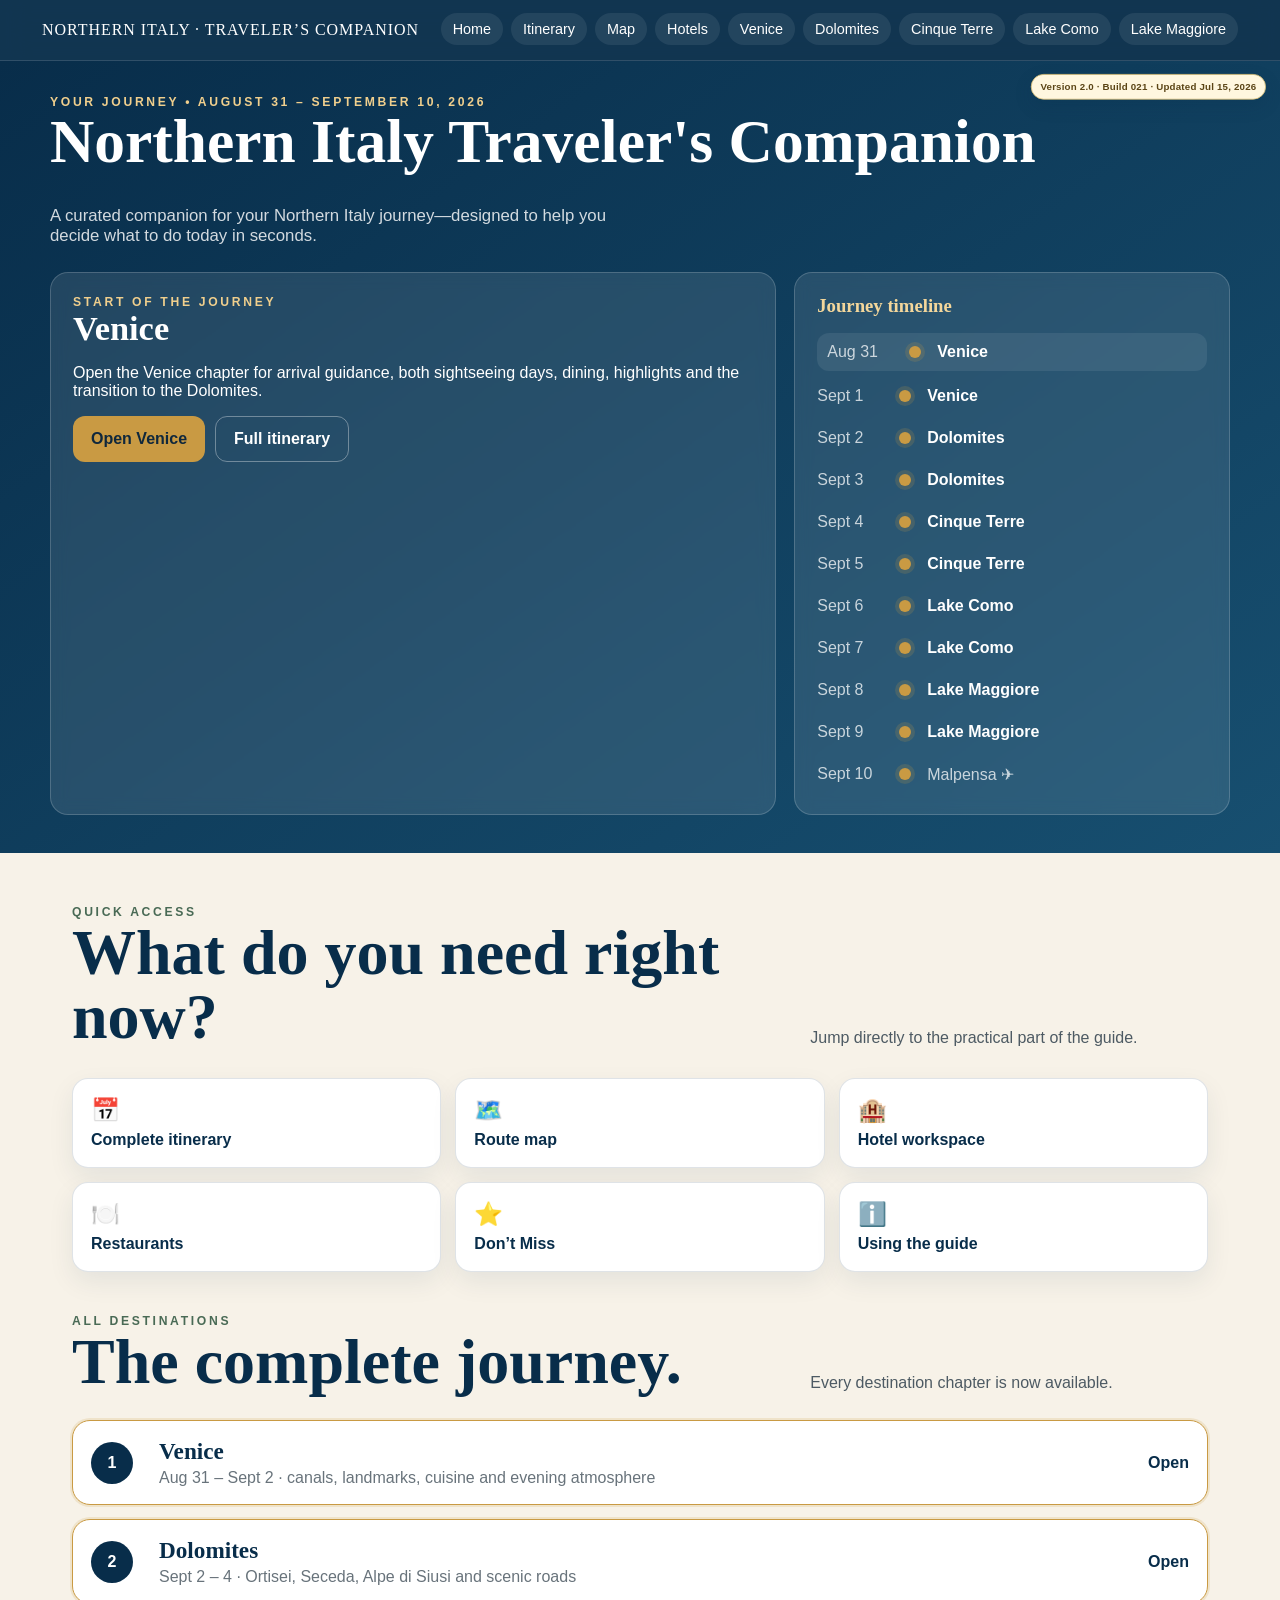
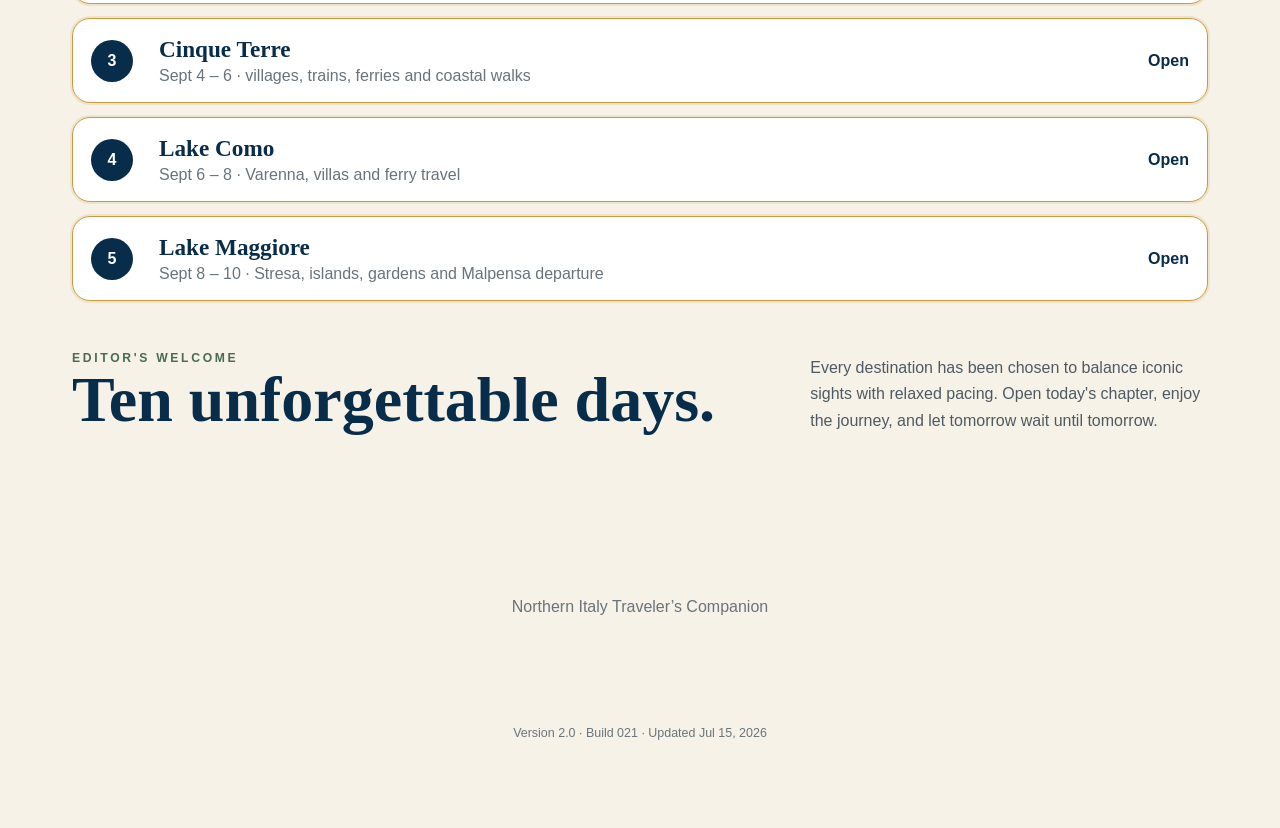
<file: index_Action2.html>
<!doctype html>
<html lang="en">
<head>
<meta charset="utf-8">
<meta name="viewport" content="width=device-width,initial-scale=1,viewport-fit=cover">
<meta name="theme-color" content="#082d4a">
<link rel="manifest" href="manifest.webmanifest">
<link rel="icon" href="assets/images/app-icon.png">
<link rel="apple-touch-icon" href="assets/images/app-icon.png">
<link rel="stylesheet" href="assets/style.css?v=21">
<title>Northern Italy Traveler's Companion</title>
</head>
<body>
<div class="build-badge">Version 2.0 · Build 021 · Updated Jul 15, 2026</div>

<header class="topbar"><div class="topbar-inner">
<div class="brand">NORTHERN ITALY · TRAVELER’S COMPANION</div>
<nav class="nav">
<a href="index.html">Home</a>
<a href="itinerary.html">Itinerary</a>
<a href="map.html">Map</a>
<a href="hotels.html">Hotels</a>
<a href="venice.html">Venice</a>
<a href="dolomites.html">Dolomites</a>
<a href="cinque-terre.html">Cinque Terre</a>
<a href="lake-como.html">Lake Como</a>
<a href="lake-maggiore.html">Lake Maggiore</a>
</nav>
</div></header>

<section class="traveler-dashboard">
<div class="traveler-dashboard-inner">
  <div class="dashboard-header">
    <div>
      <div class="kicker">Your Journey • August 31 – September 10, 2026</div>
      <h1>Northern Italy Traveler's Companion</h1>
    </div>
    <p>A curated companion for your Northern Italy journey—designed to help you decide what to do today in seconds.</p>
  </div>

  <div class="dashboard-main">
    <article class="dashboard-card">
      <div class="kicker">Start of the journey</div>
      <span class="today-location">Venice</span>
      <p>Open the Venice chapter for arrival guidance, both sightseeing days, dining, highlights and the transition to the Dolomites.</p>
      <div class="dashboard-actions">
        <a class="cta" href="venice.html">Open Venice</a>
        <a class="cta secondary" href="itinerary.html">Full itinerary</a>
      </div>
    </article>

    <article class="dashboard-card">
      <h3>Journey timeline</h3>
      <div class="trip-timeline">
        <div class="trip-day current"><span>Aug 31</span><i class="dot"></i><a href="venice.html">Venice</a></div>
        <div class="trip-day"><span>Sept 1</span><i class="dot"></i><a href="venice.html">Venice</a></div>
        <div class="trip-day"><span>Sept 2</span><i class="dot"></i><a href="dolomites.html">Dolomites</a></div>
        <div class="trip-day"><span>Sept 3</span><i class="dot"></i><a href="dolomites.html">Dolomites</a></div>
        <div class="trip-day"><span>Sept 4</span><i class="dot"></i><a href="cinque-terre.html">Cinque Terre</a></div>
        <div class="trip-day"><span>Sept 5</span><i class="dot"></i><a href="cinque-terre.html">Cinque Terre</a></div>
        <div class="trip-day"><span>Sept 6</span><i class="dot"></i><a href="lake-como.html">Lake Como</a></div>
        <div class="trip-day"><span>Sept 7</span><i class="dot"></i><a href="lake-como.html">Lake Como</a></div>
        <div class="trip-day"><span>Sept 8</span><i class="dot"></i><a href="lake-maggiore.html">Lake Maggiore</a></div>
        <div class="trip-day"><span>Sept 9</span><i class="dot"></i><a href="lake-maggiore.html">Lake Maggiore</a></div>
        <div class="trip-day"><span>Sept 10</span><i class="dot"></i><span>Malpensa ✈</span></div>
      </div>
    </article>
  </div>
</div>
</section>

<main class="wrap">
<section class="section-heading">
<div><div class="kicker" style="color:#496a55">Quick access</div><h2>What do you need right now?</h2></div>
<p>Jump directly to the practical part of the guide.</p>
</section>

<div class="quick-dashboard-grid">
<a href="itinerary.html"><span>📅</span>Complete itinerary</a>
<a href="map.html"><span>🗺️</span>Route map</a>
<a href="hotels.html"><span>🏨</span>Hotel workspace</a>
<a href="venice.html#restaurants"><span>🍽️</span>Restaurants</a>
<a href="venice.html#dont-miss"><span>⭐</span>Don’t Miss</a>
<a href="help.html"><span>ℹ️</span>Using the guide</a>
</div>

<section class="section-heading">
<div><div class="kicker" style="color:#496a55">All destinations</div><h2>The complete journey.</h2></div>
<p>Every destination chapter is now available.</p>
</section>

<div class="route-list">
<article class="route-stop active"><div class="route-index">1</div><div><h3>Venice</h3><p>Aug 31 – Sept 2 · canals, landmarks, cuisine and evening atmosphere</p></div><a href="venice.html">Open</a></article>
<article class="route-stop active"><div class="route-index">2</div><div><h3>Dolomites</h3><p>Sept 2 – 4 · Ortisei, Seceda, Alpe di Siusi and scenic roads</p></div><a href="dolomites.html">Open</a></article>
<article class="route-stop active"><div class="route-index">3</div><div><h3>Cinque Terre</h3><p>Sept 4 – 6 · villages, trains, ferries and coastal walks</p></div><a href="cinque-terre.html">Open</a></article>
<article class="route-stop active"><div class="route-index">4</div><div><h3>Lake Como</h3><p>Sept 6 – 8 · Varenna, villas and ferry travel</p></div><a href="lake-como.html">Open</a></article>
<article class="route-stop active"><div class="route-index">5</div><div><h3>Lake Maggiore</h3><p>Sept 8 – 10 · Stresa, islands, gardens and Malpensa departure</p></div><a href="lake-maggiore.html">Open</a></article>
</div>

<section class="section-heading">
<div><div class="kicker" style="color:#496a55">Editor's Welcome</div>
<h2>Ten unforgettable days.</h2></div>
<p>Every destination has been chosen to balance iconic sights with relaxed pacing. Open today's chapter, enjoy the journey, and let tomorrow wait until tomorrow.</p>
</section>

</main>

<div class="bottomnav"><a href="index.html">Home</a><a href="itinerary.html">Plan</a><a href="map.html">Map</a><a href="venice.html">Start</a></div>
<footer>Northern Italy Traveler’s Companion</footer>
<div class="build-footer">Version 2.0 · Build 021 · Updated Jul 15, 2026</div>
<script>if('serviceWorker' in navigator){navigator.serviceWorker.register('service-worker.js?v=21')}</script>
</body>
</html>
</file>
<file: assets/style.css>
:root{
  --navy:#082d4a;
  --navy2:#0d3b5d;
  --gold:#c99a43;
  --paper:#f7f2e8;
  --cream:#fffdf7;
  --ink:#17222c;
  --muted:#68737b;
  --line:rgba(8,45,74,.13);
  --shadow:0 20px 55px rgba(3,24,40,.18);
}
*{box-sizing:border-box}
html{scroll-behavior:smooth}
body{margin:0;background:var(--paper);color:var(--ink);font-family:-apple-system,BlinkMacSystemFont,"Segoe UI",Arial,sans-serif}
a{color:inherit}
img{max-width:100%}

.topbar{
  position:sticky;top:0;z-index:50;
  background:rgba(8,45,74,.96);color:white;
  border-bottom:1px solid rgba(255,255,255,.13);
  backdrop-filter:blur(14px)
}
.topbar-inner{
  max-width:1240px;margin:auto;padding:13px 22px;
  display:flex;align-items:center;justify-content:space-between;gap:18px
}
.brand{
  font-family:Georgia,"Times New Roman",serif;
  font-size:1rem;letter-spacing:.06em;white-space:nowrap
}
.nav{display:flex;gap:8px;overflow:auto}
.nav a{
  text-decoration:none;white-space:nowrap;padding:9px 14px;
  border-radius:999px;background:rgba(255,255,255,.08)
}
.nav a:hover,.nav a:focus{background:rgba(255,255,255,.18)}

.home-hero{
  background:
    radial-gradient(circle at 80% 0%,rgba(69,122,157,.35),transparent 38%),
    linear-gradient(145deg,var(--navy),#041d31 72%);
  color:white;padding:clamp(34px,6vw,82px) 22px 52px;
}
.home-hero-inner{
  max-width:1240px;margin:auto;
  display:grid;grid-template-columns:minmax(0,.82fr) minmax(520px,1.35fr);
  gap:clamp(28px,5vw,70px);align-items:center
}
.kicker{
  text-transform:uppercase;letter-spacing:.22em;
  font-size:.76rem;font-weight:800;color:#f0cf8d
}
.home-copy h1,.destination-copy h1{
  font:700 clamp(3.4rem,7.4vw,7.2rem)/.9 Georgia,"Times New Roman",serif;
  margin:.26rem 0 .7rem
}
.home-copy p,.destination-copy p{
  font-size:clamp(1.05rem,1.8vw,1.28rem);
  line-height:1.55;color:rgba(255,255,255,.88);max-width:620px
}
.cta-row{display:flex;gap:12px;flex-wrap:wrap;margin-top:24px}
.cta{
  display:inline-flex;align-items:center;justify-content:center;
  text-decoration:none;font-weight:800;padding:13px 18px;
  border-radius:12px;background:var(--gold);color:#10283c
}
.cta.secondary{
  background:transparent;color:white;border:1px solid rgba(255,255,255,.35)
}
.book-window{
  background:#e9e2d5;padding:10px;border-radius:20px;
  box-shadow:0 28px 70px rgba(0,0,0,.38);
  transform:rotate(.25deg)
}
.book-window img{
  display:block;width:100%;height:auto;border-radius:12px
}
.book-label{
  display:flex;justify-content:space-between;gap:14px;
  color:#54616a;font-size:.84rem;padding:9px 5px 1px
}

.wrap{max-width:1180px;margin:auto;padding:52px 22px 110px}
.section-heading{
  display:grid;grid-template-columns:minmax(0,1fr) minmax(260px,.56fr);
  gap:28px;align-items:end;margin-bottom:24px
}
.section-heading h2,.section-title{
  font:700 clamp(2.35rem,5vw,4.2rem)/1 Georgia,"Times New Roman",serif;
  color:var(--navy);margin:.15rem 0
}
.section-heading p{line-height:1.65;color:#4d5a63;margin:0}

.timeline{
  display:grid;grid-template-columns:repeat(5,1fr);
  gap:12px;margin:22px 0 54px
}
.stop{
  background:var(--cream);border:1px solid var(--line);
  border-radius:16px;padding:18px;min-height:126px;
  box-shadow:0 10px 28px rgba(8,45,74,.08)
}
.stop .number{
  width:30px;height:30px;border-radius:50%;
  background:var(--navy);color:white;display:grid;place-items:center;
  font-weight:800;margin-bottom:12px
}
.stop strong{display:block;color:var(--navy);font-family:Georgia,serif;font-size:1.12rem}
.stop span{display:block;color:var(--muted);margin-top:5px;font-size:.92rem}

.feature-grid{display:grid;grid-template-columns:repeat(2,minmax(0,1fr));gap:22px}
.feature{
  background:var(--cream);border:1px solid var(--line);
  border-radius:20px;overflow:hidden;box-shadow:var(--shadow)
}
.feature-media{
  background:#e6dfd3;padding:8px;
}
.feature-media img{display:block;width:100%;height:auto;border-radius:12px}
.feature-body{padding:22px 24px 25px}
.feature h3{
  font:700 clamp(1.65rem,3vw,2.3rem)/1.05 Georgia,serif;
  color:var(--navy);margin:0 0 9px
}
.feature p{color:#4d5962;line-height:1.58;margin:0}
.actions{display:flex;flex-wrap:wrap;gap:10px;margin-top:17px}
.action{
  text-decoration:none;font-weight:780;color:var(--navy);
  padding:10px 13px;border:1px solid #cad9e2;
  background:#f6fafc;border-radius:11px
}

.destination-hero{
  background:linear-gradient(145deg,var(--navy),#041d31);
  color:white;padding:44px 22px 48px
}
.destination-inner{
  max-width:1240px;margin:auto;
  display:grid;grid-template-columns:minmax(300px,.7fr) minmax(530px,1.3fr);
  gap:42px;align-items:center
}
.destination-copy h1{font-size:clamp(3.8rem,8vw,7.8rem)}
.mini-facts{
  display:grid;grid-template-columns:repeat(2,1fr);gap:10px;margin-top:24px
}
.mini-fact{
  padding:13px 14px;border:1px solid rgba(255,255,255,.18);
  border-radius:12px;background:rgba(255,255,255,.07)
}
.mini-fact strong{display:block;color:#f0cf8d;font-size:.78rem;text-transform:uppercase;letter-spacing:.12em}
.mini-fact span{display:block;margin-top:4px}

.chapter-nav{
  display:flex;gap:10px;overflow:auto;margin:0 0 28px;padding-bottom:5px
}
.chapter-nav a{
  text-decoration:none;white-space:nowrap;padding:10px 13px;
  border-radius:999px;background:#fff;border:1px solid var(--line);
  color:var(--navy);font-weight:760
}
.guide-grid{display:grid;grid-template-columns:repeat(2,minmax(0,1fr));gap:22px}
.guide-card{
  background:#fff;border:1px solid var(--line);border-radius:18px;
  overflow:hidden;box-shadow:0 13px 34px rgba(8,45,74,.1)
}
.guide-image{background:#e9e2d6;padding:7px}
.guide-image img{display:block;width:100%;height:auto;border-radius:10px}
.guide-body{padding:20px 22px 23px}
.guide-body h3{font:700 1.7rem Georgia,serif;color:var(--navy);margin:0 0 8px}
.guide-body p{margin:0;color:#4e5961;line-height:1.55}

.viewer{margin-top:56px}
.spread{
  margin:0 0 28px;background:#fff;border:1px solid var(--line);
  border-radius:18px;overflow:hidden;box-shadow:var(--shadow)
}
.spread img{display:block;width:100%;height:auto}
.spread figcaption{padding:12px 16px;color:var(--muted);font-size:.9rem}

.callout{
  margin:48px 0 0;background:linear-gradient(135deg,var(--navy),var(--navy2));
  color:white;border-radius:20px;padding:28px 30px
}
.callout h3{font:700 1.8rem Georgia,serif;color:#f0cf8d;margin:0 0 9px}
.callout p{line-height:1.6;margin:0}

.bottomnav{
  position:fixed;left:50%;bottom:max(12px,env(safe-area-inset-bottom));
  transform:translateX(-50%);z-index:60;
  display:flex;gap:5px;background:rgba(8,45,74,.97);color:white;
  padding:8px;border-radius:18px;box-shadow:0 16px 40px rgba(0,0,0,.3)
}
.bottomnav a{text-decoration:none;padding:9px 13px;border-radius:11px;font-size:.86rem}
.bottomnav a:hover{background:rgba(255,255,255,.15)}
footer{text-align:center;padding:30px 18px 100px;color:var(--muted)}

@media(max-width:980px){
  .home-hero-inner,.destination-inner{grid-template-columns:1fr}
  .book-window{max-width:820px}
  .timeline{grid-template-columns:repeat(3,1fr)}
  .destination-copy{max-width:760px}
}
@media(max-width:740px){
  .topbar-inner{align-items:flex-start;flex-direction:column}
  .nav{width:100%}
  .section-heading{grid-template-columns:1fr}
  .feature-grid,.guide-grid{grid-template-columns:1fr}
  .timeline{grid-template-columns:repeat(2,1fr)}
  .home-copy h1,.destination-copy h1{font-size:clamp(3.1rem,16vw,5.7rem)}
}
@media(max-width:460px){
  .timeline,.mini-facts{grid-template-columns:1fr}
  .home-hero,.destination-hero{padding-left:15px;padding-right:15px}
  .wrap{padding-left:15px;padding-right:15px}
  .bottomnav{width:calc(100% - 18px);justify-content:space-around}
  .bottomnav a{font-size:.77rem;padding:8px}
}

/* Version 3: finished Venice interaction layer */
.day-grid{display:grid;grid-template-columns:repeat(2,minmax(0,1fr));gap:22px;margin:28px 0 48px}
.day-card{background:#fff;border:1px solid var(--line);border-radius:20px;padding:24px;box-shadow:0 14px 34px rgba(8,45,74,.1)}
.day-card h3{font:700 2rem Georgia,serif;color:var(--navy);margin:0 0 8px}
.day-card .day-label{text-transform:uppercase;letter-spacing:.16em;font-size:.75rem;color:#6b7a84;font-weight:800}
.day-list{list-style:none;padding:0;margin:18px 0 0}
.day-list li{padding:12px 0;border-top:1px solid var(--line);display:flex;gap:12px;align-items:flex-start}
.day-list b{color:var(--navy);min-width:72px}
.tool-strip{display:grid;grid-template-columns:repeat(4,1fr);gap:12px;margin:20px 0 50px}
.tool-button{display:block;text-decoration:none;text-align:center;background:#fff;border:1px solid var(--line);border-radius:15px;padding:16px 10px;color:var(--navy);font-weight:800;box-shadow:0 8px 20px rgba(8,45,74,.08)}
.tool-button small{display:block;color:var(--muted);font-weight:600;margin-top:4px}
.fact-table{width:100%;border-collapse:collapse;background:#fff;border-radius:18px;overflow:hidden;box-shadow:0 12px 30px rgba(8,45,74,.09);margin:18px 0 48px}
.fact-table th,.fact-table td{padding:14px 16px;border-bottom:1px solid var(--line);text-align:left}
.fact-table th{width:32%;color:var(--navy);font-family:Georgia,serif;background:#fbf7ef}
.fact-table tr:last-child th,.fact-table tr:last-child td{border-bottom:0}
.route-box{background:linear-gradient(135deg,#fff,#f4ead8);border:1px solid var(--line);border-radius:20px;padding:24px;margin:26px 0 50px}
.route-steps{display:grid;grid-template-columns:repeat(5,1fr);gap:8px;align-items:center;margin-top:18px}
.route-step{background:#fff;border:1px solid var(--line);padding:14px 10px;border-radius:14px;text-align:center;font-weight:800;color:var(--navy)}
.route-arrow{text-align:center;color:var(--gold);font-size:1.3rem}
.lightbox{position:fixed;inset:0;background:rgba(2,15,25,.94);z-index:100;display:none;align-items:center;justify-content:center;padding:24px}
.lightbox.open{display:flex}
.lightbox img{max-width:95vw;max-height:88vh;object-fit:contain;box-shadow:0 24px 80px rgba(0,0,0,.5)}
.lightbox button{position:absolute;top:18px;right:22px;background:#fff;border:0;border-radius:50%;width:42px;height:42px;font-size:1.5rem;cursor:pointer}
.spread img{cursor:zoom-in}
.status-pill{display:inline-flex;align-items:center;gap:8px;background:#eaf3ed;color:#315d40;border:1px solid #cfe2d4;border-radius:999px;padding:8px 12px;font-weight:800;font-size:.85rem}
@media(max-width:760px){
  .day-grid{grid-template-columns:1fr}
  .tool-strip{grid-template-columns:repeat(2,1fr)}
  .route-steps{grid-template-columns:1fr}
  .route-arrow{transform:rotate(90deg)}
}

/* Version 4: Travel Mode */
.dashboard{
  display:grid;grid-template-columns:1.2fr .8fr;gap:22px;margin:26px 0 48px
}
.today-card,.notes-card,.decision-card,.walk-card,.checklist-card{
  background:#fff;border:1px solid var(--line);border-radius:20px;
  box-shadow:0 14px 34px rgba(8,45,74,.1)
}
.today-card{padding:25px}
.today-card h3,.notes-card h3,.walk-card h3,.checklist-card h3{
  font:700 2rem Georgia,serif;color:var(--navy);margin:0 0 10px
}
.today-meta{display:flex;gap:10px;flex-wrap:wrap;margin:14px 0 18px}
.meta-pill{background:#eef5f8;color:var(--navy);border:1px solid #d6e4eb;border-radius:999px;padding:8px 11px;font-weight:800;font-size:.85rem}
.schedule{list-style:none;padding:0;margin:0}
.schedule li{display:grid;grid-template-columns:84px 1fr;gap:12px;padding:13px 0;border-top:1px solid var(--line)}
.schedule time{color:var(--navy);font-weight:800}
.notes-card{padding:24px}
.notes-card textarea{
  width:100%;min-height:215px;resize:vertical;border:1px solid #ccd9e0;
  border-radius:14px;padding:14px;font:inherit;background:#fbfdfd;color:var(--ink)
}
.save-status{font-size:.85rem;color:#496a55;margin-top:8px;min-height:1.2em}
.quick-actions{display:grid;grid-template-columns:repeat(6,1fr);gap:10px;margin:0 0 48px}
.quick-action{
  text-decoration:none;background:#fff;border:1px solid var(--line);border-radius:16px;
  padding:16px 10px;text-align:center;color:var(--navy);font-weight:850;
  box-shadow:0 9px 22px rgba(8,45,74,.08)
}
.quick-action span{display:block;font-size:1.5rem;margin-bottom:6px}
.decision-grid{display:grid;grid-template-columns:repeat(3,1fr);gap:18px;margin:22px 0 50px}
.decision-card{padding:21px}
.decision-card h3{font:700 1.55rem Georgia,serif;color:var(--navy);margin:0 0 7px}
.rating{color:#bd8730;letter-spacing:.05em;font-size:1.06rem}
.decision-card dl{margin:15px 0 0}
.decision-card dt{font-weight:850;color:var(--navy);margin-top:10px}
.decision-card dd{margin:3px 0 0;color:#526069;line-height:1.45}
.walk-grid{display:grid;grid-template-columns:repeat(3,1fr);gap:18px;margin:22px 0 50px}
.walk-card{padding:22px}
.walk-stats{display:flex;gap:8px;flex-wrap:wrap;margin:12px 0}
.walk-card p{color:#53606a;line-height:1.52}
.checklist-card{padding:24px;margin:24px 0 48px}
.checklist{display:grid;grid-template-columns:repeat(2,1fr);gap:10px 24px;margin-top:14px}
.check-item{display:flex;align-items:center;gap:10px;padding:10px 0;border-bottom:1px solid var(--line)}
.check-item input{width:20px;height:20px;accent-color:var(--navy)}
.clear-btn{margin-top:16px;border:1px solid #ccd9e0;background:#fff;border-radius:10px;padding:9px 12px;color:var(--navy);font-weight:800;cursor:pointer}
@media(max-width:900px){
  .dashboard{grid-template-columns:1fr}
  .quick-actions{grid-template-columns:repeat(3,1fr)}
  .decision-grid,.walk-grid{grid-template-columns:1fr}
}
@media(max-width:520px){
  .quick-actions{grid-template-columns:repeat(2,1fr)}
  .checklist{grid-template-columns:1fr}
  .schedule li{grid-template-columns:70px 1fr}
}

/* Release 5: trip dashboard, itinerary, route map, hotels and departure tools */
.dashboard-hero{
  background:linear-gradient(135deg,#082d4a,#0e476e);
  color:#fff;padding:42px 22px
}
.dashboard-inner{max-width:1180px;margin:auto}
.dashboard-title{
  display:flex;justify-content:space-between;gap:24px;align-items:flex-end;flex-wrap:wrap
}
.dashboard-title h1{
  font:700 clamp(2.8rem,7vw,5.8rem)/.92 Georgia,serif;margin:.2rem 0
}
.dashboard-title p{margin:0;color:rgba(255,255,255,.82);font-size:1.08rem}
.dashboard-panels{
  margin-top:28px;display:grid;grid-template-columns:1.3fr .7fr;gap:18px
}
.glass-panel{
  background:rgba(255,255,255,.1);border:1px solid rgba(255,255,255,.17);
  border-radius:18px;padding:22px;backdrop-filter:blur(8px)
}
.glass-panel h3{font:700 1.6rem Georgia,serif;color:#f4d79b;margin:0 0 10px}
.current-destination{
  display:grid;grid-template-columns:1fr auto;gap:18px;align-items:end
}
.current-destination strong{display:block;font:700 2.2rem Georgia,serif}
.progress-track{
  height:10px;background:rgba(255,255,255,.15);border-radius:999px;overflow:hidden;margin-top:18px
}
.progress-fill{height:100%;width:20%;background:#c99a43;border-radius:999px}
.mini-grid{display:grid;grid-template-columns:repeat(2,1fr);gap:10px}
.mini-stat{
  background:rgba(255,255,255,.08);border-radius:12px;padding:13px
}
.mini-stat strong{display:block;color:#f4d79b;font-size:.74rem;text-transform:uppercase;letter-spacing:.12em}
.mini-stat span{display:block;margin-top:4px}
.route-list{
  display:grid;gap:14px;margin:24px 0 50px
}
.route-stop{
  display:grid;grid-template-columns:52px 1fr auto;gap:16px;align-items:center;
  background:#fff;border:1px solid var(--line);border-radius:18px;padding:17px 18px;
  box-shadow:0 10px 28px rgba(8,45,74,.08)
}
.route-index{
  width:42px;height:42px;border-radius:50%;display:grid;place-items:center;
  background:var(--navy);color:#fff;font-weight:850
}
.route-stop h3{font:700 1.45rem Georgia,serif;color:var(--navy);margin:0 0 4px}
.route-stop p{margin:0;color:var(--muted)}
.route-stop a{text-decoration:none;color:var(--navy);font-weight:850}
.route-stop.active{border-color:#c99a43;box-shadow:0 0 0 2px rgba(201,154,67,.18)}
.map-board{
  position:relative;background:linear-gradient(180deg,#eaf4f7,#f6efe1);
  border:1px solid var(--line);border-radius:24px;min-height:640px;overflow:hidden;
  box-shadow:var(--shadow);margin-bottom:48px
}
.map-board::before{
  content:"";position:absolute;inset:0;
  background:
    radial-gradient(circle at 30% 18%,rgba(255,255,255,.9),transparent 24%),
    radial-gradient(circle at 74% 72%,rgba(87,151,185,.2),transparent 22%),
    linear-gradient(110deg,transparent 46%,rgba(8,45,74,.05) 47%,transparent 48%);
}
.route-line{
  position:absolute;left:50%;top:75px;bottom:80px;width:4px;
  transform:translateX(-50%);background:linear-gradient(#082d4a,#c99a43,#496a55);
  border-radius:999px
}
.map-node{
  position:absolute;left:50%;transform:translateX(-50%);
  display:flex;align-items:center;gap:12px
}
.map-node .dot{
  width:22px;height:22px;border-radius:50%;background:#fff;border:6px solid var(--navy);
  box-shadow:0 0 0 5px rgba(255,255,255,.8)
}
.map-node a{
  min-width:170px;text-decoration:none;background:#fff;border:1px solid var(--line);
  border-radius:14px;padding:12px 14px;color:var(--navy);font-weight:850;
  box-shadow:0 10px 26px rgba(8,45,74,.1)
}
.map-node:nth-of-type(even){flex-direction:row-reverse}
.hotel-grid{display:grid;grid-template-columns:repeat(2,1fr);gap:20px}
.hotel-card{
  background:#fff;border:1px solid var(--line);border-radius:19px;padding:22px;
  box-shadow:0 12px 30px rgba(8,45,74,.09)
}
.hotel-card h3{font:700 1.65rem Georgia,serif;color:var(--navy);margin:0 0 7px}
.hotel-card label{display:block;color:var(--navy);font-weight:850;margin:12px 0 5px}
.hotel-card input,.hotel-card textarea{
  width:100%;border:1px solid #ccd9e0;border-radius:10px;padding:11px;font:inherit
}
.hotel-card textarea{min-height:90px;resize:vertical}
.hotel-save{margin-top:10px;font-size:.84rem;color:#496a55;min-height:1em}
.departure-card{
  background:linear-gradient(135deg,#fff,#f2e8d5);
  border:1px solid var(--line);border-radius:20px;padding:25px;margin:42px 0
}
.departure-card h2{font:700 2.3rem Georgia,serif;color:var(--navy);margin:0 0 12px}
.departure-grid{display:grid;grid-template-columns:repeat(4,1fr);gap:12px;margin-top:18px}
.departure-item{background:#fff;border:1px solid var(--line);border-radius:14px;padding:15px}
.departure-item strong{display:block;color:var(--navy);margin-bottom:5px}
@media(max-width:900px){
  .dashboard-panels{grid-template-columns:1fr}
  .hotel-grid{grid-template-columns:1fr}
  .departure-grid{grid-template-columns:repeat(2,1fr)}
}
@media(max-width:620px){
  .route-stop{grid-template-columns:44px 1fr}
  .route-stop>a{grid-column:2}
  .map-board{min-height:720px}
  .map-node a{min-width:145px}
  .departure-grid{grid-template-columns:1fr}
}

/* Release 6: Dolomites chapter */
.dolomites-hero{
  background:linear-gradient(145deg,#1c4938,#0b2d27);
  color:#fff;padding:44px 22px 48px
}
.dolomites-hero .destination-inner{grid-template-columns:minmax(300px,.72fr) minmax(530px,1.28fr)}
.alpine-pill{display:inline-flex;align-items:center;gap:8px;background:#e6f0e8;color:#315c40;border:1px solid #cfe0d2;border-radius:999px;padding:8px 12px;font-weight:850;font-size:.84rem}
.hike-grid{display:grid;grid-template-columns:repeat(3,1fr);gap:18px;margin:22px 0 50px}
.hike-card{background:#fff;border:1px solid var(--line);border-radius:19px;padding:22px;box-shadow:0 12px 30px rgba(8,45,74,.09)}
.hike-card h3{font:700 1.65rem Georgia,serif;color:#214c39;margin:0 0 8px}
.hike-stats{display:flex;flex-wrap:wrap;gap:8px;margin:12px 0}
.hike-card p{color:#53606a;line-height:1.52}
.scenic-banner{background:linear-gradient(135deg,#214c39,#0c3026);color:#fff;border-radius:22px;padding:28px 30px;margin:38px 0}
.scenic-banner h3{font:700 2rem Georgia,serif;color:#f0cf8d;margin:0 0 9px}
@media(max-width:900px){.hike-grid{grid-template-columns:1fr}}

/* Release 7: Cinque Terre */
.cinque-hero{
  background:linear-gradient(145deg,#075b78,#0d3855);
  color:#fff;padding:44px 22px 48px
}
.sea-pill{
  display:inline-flex;align-items:center;gap:8px;background:#e2f5f7;color:#12536a;
  border:1px solid #c6e5e9;border-radius:999px;padding:8px 12px;font-weight:850;font-size:.84rem
}
.village-grid{display:grid;grid-template-columns:repeat(5,1fr);gap:12px;margin:22px 0 50px}
.village-card{
  background:#fff;border:1px solid var(--line);border-radius:16px;padding:17px;
  box-shadow:0 10px 26px rgba(8,45,74,.08)
}
.village-card h3{font:700 1.25rem Georgia,serif;color:#075b78;margin:0 0 6px}
.village-card p{color:#56626a;line-height:1.45;font-size:.93rem;margin:0}
.transport-grid{display:grid;grid-template-columns:repeat(3,1fr);gap:18px;margin:22px 0 50px}
.transport-card{
  background:#fff;border:1px solid var(--line);border-radius:18px;padding:22px;
  box-shadow:0 12px 30px rgba(8,45,74,.09)
}
.transport-card h3{font:700 1.6rem Georgia,serif;color:#075b78;margin:0 0 8px}
.transport-card p{color:#53606a;line-height:1.52}
@media(max-width:950px){.village-grid{grid-template-columns:repeat(2,1fr)}}
@media(max-width:760px){.transport-grid{grid-template-columns:1fr}}
@media(max-width:500px){.village-grid{grid-template-columns:1fr}}

/* Release 8: Lake Como */
.como-hero{
  background:linear-gradient(145deg,#31576a,#132f3c);
  color:#fff;padding:44px 22px 48px
}
.como-pill{
  display:inline-flex;align-items:center;gap:8px;background:#e9f1ef;color:#31584f;
  border:1px solid #d2e0dc;border-radius:999px;padding:8px 12px;font-weight:850;font-size:.84rem
}
.ferry-grid{display:grid;grid-template-columns:repeat(3,1fr);gap:18px;margin:22px 0 50px}
.ferry-card{
  background:#fff;border:1px solid var(--line);border-radius:18px;padding:22px;
  box-shadow:0 12px 30px rgba(8,45,74,.09)
}
.ferry-card h3{font:700 1.6rem Georgia,serif;color:#31576a;margin:0 0 8px}
.ferry-card p{color:#53606a;line-height:1.52}
.villa-grid{display:grid;grid-template-columns:repeat(3,1fr);gap:18px;margin:22px 0 50px}
.villa-card{
  background:#fff;border:1px solid var(--line);border-radius:18px;overflow:hidden;
  box-shadow:0 12px 30px rgba(8,45,74,.09)
}
.villa-card img{width:100%;display:block}
.villa-card div{padding:20px}
.villa-card h3{font:700 1.55rem Georgia,serif;color:#31576a;margin:0 0 8px}
.villa-card p{color:#53606a;line-height:1.5;margin:0}
@media(max-width:900px){.ferry-grid,.villa-grid{grid-template-columns:1fr}}

/* Release 9: Lake Maggiore */
.maggiore-hero{
  background:linear-gradient(145deg,#436b63,#183b40);
  color:#fff;padding:44px 22px 48px
}
.maggiore-pill{
  display:inline-flex;align-items:center;gap:8px;background:#edf4ef;color:#3b6158;
  border:1px solid #d4e3da;border-radius:999px;padding:8px 12px;font-weight:850;font-size:.84rem
}
.island-grid{display:grid;grid-template-columns:repeat(3,1fr);gap:18px;margin:22px 0 50px}
.island-card{
  background:#fff;border:1px solid var(--line);border-radius:18px;overflow:hidden;
  box-shadow:0 12px 30px rgba(8,45,74,.09)
}
.island-card img{display:block;width:100%}
.island-card div{padding:20px}
.island-card h3{font:700 1.55rem Georgia,serif;color:#436b63;margin:0 0 8px}
.island-card p{color:#53606a;line-height:1.5;margin:0}
@media(max-width:900px){.island-grid{grid-template-columns:1fr}}

/* Milestone 1 - complete Venice chapter */
.venice-complete-hero{
  background:linear-gradient(145deg,#082d4a,#174f70);
  color:#fff;padding:44px 22px 48px
}
.chapter-index{
  display:grid;grid-template-columns:repeat(4,1fr);gap:12px;margin:22px 0 48px
}
.chapter-index a{
  text-decoration:none;background:#fff;border:1px solid var(--line);
  border-radius:15px;padding:16px;color:var(--navy);font-weight:850;
  box-shadow:0 9px 22px rgba(8,45,74,.08)
}
.chapter-index small{display:block;color:var(--muted);font-weight:600;margin-top:4px}
.editorial-section{
  scroll-margin-top:110px;margin:44px 0
}
.editorial-section h2{
  font:700 clamp(2.1rem,5vw,3.7rem)/1 Georgia,serif;
  color:var(--navy);margin:0 0 14px
}
.editorial-section>p{color:#4f5c65;line-height:1.65;max-width:820px}
.page-spread{
  background:#fff;border:1px solid var(--line);border-radius:20px;
  overflow:hidden;box-shadow:var(--shadow);margin:18px 0 34px
}
.page-spread img{display:block;width:100%;height:auto;cursor:zoom-in}
.page-spread figcaption{padding:12px 16px;color:var(--muted);font-size:.9rem}
.venice-action-grid{
  display:grid;grid-template-columns:repeat(4,1fr);gap:12px;margin:20px 0 42px
}
.venice-action{
  display:block;text-decoration:none;text-align:center;background:#f8fbfc;
  border:1px solid #cadbe4;border-radius:14px;padding:15px 10px;
  color:var(--navy);font-weight:850
}
.venice-action span{display:block;font-size:1.35rem;margin-bottom:6px}
@media(max-width:900px){
  .chapter-index,.venice-action-grid{grid-template-columns:repeat(2,1fr)}
}
@media(max-width:480px){
  .chapter-index,.venice-action-grid{grid-template-columns:1fr}
}

/* Milestone 2 - complete Dolomites chapter */
.dolomites-complete-hero{
  background:linear-gradient(145deg,#1f4d3a,#0b3027);
  color:#fff;padding:44px 22px 48px
}
.dolomites-complete-hero .destination-copy h1{font-size:clamp(3.6rem,8vw,7.4rem)}
.alpine-index{
  display:grid;grid-template-columns:repeat(4,1fr);gap:12px;margin:22px 0 48px
}
.alpine-index a{
  text-decoration:none;background:#fff;border:1px solid var(--line);
  border-radius:15px;padding:16px;color:#214c39;font-weight:850;
  box-shadow:0 9px 22px rgba(8,45,74,.08)
}
.alpine-index small{display:block;color:var(--muted);font-weight:600;margin-top:4px}
.alpine-action-grid{
  display:grid;grid-template-columns:repeat(5,1fr);gap:12px;margin:20px 0 42px
}
.alpine-action{
  display:block;text-decoration:none;text-align:center;background:#f7fbf8;
  border:1px solid #cddfd4;border-radius:14px;padding:15px 10px;
  color:#214c39;font-weight:850
}
.alpine-action span{display:block;font-size:1.35rem;margin-bottom:6px}
@media(max-width:1000px){
  .alpine-index{grid-template-columns:repeat(2,1fr)}
  .alpine-action-grid{grid-template-columns:repeat(3,1fr)}
}
@media(max-width:520px){
  .alpine-index,.alpine-action-grid{grid-template-columns:1fr}
}

/* Global design refinement — compact illustrated chapter layout */
:root{
  --chapter-hero-pad: clamp(28px,4vw,46px);
}

.venice-complete-hero,
.dolomites-complete-hero,
.dolomites-hero,
.cinque-hero,
.como-hero,
.maggiore-hero,
.destination-hero{
  padding: var(--chapter-hero-pad) 22px 34px !important;
  min-height: auto !important;
}

.venice-complete-hero .destination-inner,
.dolomites-complete-hero .destination-inner,
.dolomites-hero .destination-inner,
.cinque-hero .destination-inner,
.como-hero .destination-inner,
.maggiore-hero .destination-inner,
.destination-hero .destination-inner{
  max-width: 1180px;
  grid-template-columns: minmax(280px,.72fr) minmax(470px,1.15fr);
  gap: clamp(26px,4vw,52px);
  align-items: center;
}

.venice-complete-hero .destination-copy h1,
.dolomites-complete-hero .destination-copy h1,
.dolomites-hero .destination-copy h1,
.cinque-hero .destination-copy h1,
.como-hero .destination-copy h1,
.maggiore-hero .destination-copy h1,
.destination-hero .destination-copy h1{
  font-size: clamp(3rem,6.2vw,5.8rem) !important;
  line-height: .92 !important;
  max-width: 100%;
  overflow-wrap: normal;
  word-break: normal;
}

.dolomites-complete-hero .destination-copy h1{
  font-size: clamp(2.8rem,5.7vw,5.2rem) !important;
}

.book-window{
  width: 100%;
  max-width: 720px;
  justify-self: end;
  padding: 8px;
  border-radius: 17px;
}

.book-window img{
  max-height: 470px;
  object-fit: contain;
}

.topbar-inner{
  max-width: 1240px;
}

.topbar .nav{
  scrollbar-width: thin;
  padding-bottom: 2px;
}

.topbar .nav a{
  padding: 8px 12px;
  font-size: .9rem;
}

.bottomnav{
  display: none;
}

.chapter-index,
.alpine-index{
  scroll-margin-top: 95px;
}

@media(max-width:980px){
  .venice-complete-hero .destination-inner,
  .dolomites-complete-hero .destination-inner,
  .dolomites-hero .destination-inner,
  .cinque-hero .destination-inner,
  .como-hero .destination-inner,
  .maggiore-hero .destination-inner,
  .destination-hero .destination-inner{
    grid-template-columns: 1fr;
  }

  .book-window{
    justify-self: start;
    max-width: 820px;
  }

  .book-window img{
    max-height: none;
  }
}

@media(max-width:740px){
  .bottomnav{
    display:flex;
    opacity:.94;
  }

  .venice-complete-hero,
  .dolomites-complete-hero,
  .dolomites-hero,
  .cinque-hero,
  .como-hero,
  .maggiore-hero,
  .destination-hero{
    padding: 28px 15px 34px !important;
  }

  .venice-complete-hero .destination-copy h1,
  .dolomites-complete-hero .destination-copy h1,
  .dolomites-hero .destination-copy h1,
  .cinque-hero .destination-copy h1,
  .como-hero .destination-copy h1,
  .maggiore-hero .destination-copy h1,
  .destination-hero .destination-copy h1{
    font-size: clamp(2.8rem,14vw,4.7rem) !important;
  }
}


/* Sprint 1 — refined chapter hero system, v16 */
.hero-subtitle{
  margin:-7px 0 20px;
  font:italic 600 clamp(1.1rem,1.7vw,1.55rem)/1.2 Georgia,serif;
  letter-spacing:.025em;
  color:rgba(255,255,255,.88);
}

@media (min-width: 981px){
  .venice-complete-hero,
  .dolomites-complete-hero{
    padding:28px 24px 30px !important;
  }

  .venice-complete-hero .destination-inner,
  .dolomites-complete-hero .destination-inner{
    max-width:1220px !important;
    grid-template-columns:minmax(330px,.78fr) minmax(540px,1.22fr) !important;
    gap:42px !important;
    align-items:center !important;
  }

  .venice-complete-hero .destination-copy h1,
  .dolomites-complete-hero .destination-copy h1{
    font-size:clamp(3.2rem,4.4vw,4.8rem) !important;
    line-height:.94 !important;
    margin:8px 0 12px !important;
    white-space:nowrap !important;
  }

  .book-window{
    max-width:680px !important;
    width:100% !important;
    justify-self:end !important;
    padding:8px !important;
  }

  .book-window img{
    width:100% !important;
    max-height:430px !important;
    object-fit:contain !important;
  }

  .bottomnav{
    display:none !important;
  }
}

@media (max-width: 980px){
  .venice-complete-hero .destination-inner,
  .dolomites-complete-hero .destination-inner{
    grid-template-columns:1fr !important;
  }

  .venice-complete-hero .destination-copy h1,
  .dolomites-complete-hero .destination-copy h1{
    white-space:normal !important;
  }
}


/* Build verification badge + Cinque Terre complete chapter — Build 018 */
.build-badge{
  position:fixed;
  top:74px;
  right:14px;
  z-index:90;
  padding:8px 11px;
  border-radius:999px;
  background:#fff7df;
  color:#5b4516;
  border:1px solid #d9bd71;
  box-shadow:0 8px 22px rgba(8,45,74,.16);
  font-size:.76rem;
  font-weight:850;
  letter-spacing:.02em;
}
.build-footer{
  text-align:center;
  font-size:.78rem;
  color:#68757d;
  padding:10px 16px 88px;
}
.cinque-complete-hero{
  background:linear-gradient(145deg,#075b78,#0d3855);
  color:#fff;
  padding:28px 24px 30px;
}
.cinque-complete-hero .destination-inner{
  max-width:1220px;
  grid-template-columns:minmax(330px,.78fr) minmax(540px,1.22fr);
  gap:42px;
  align-items:center;
}
.cinque-complete-hero .destination-copy h1{
  font-size:clamp(3.2rem,4.4vw,4.8rem);
  line-height:.94;
  margin:8px 0 12px;
  white-space:nowrap;
}
.coastal-index{
  display:grid;
  grid-template-columns:repeat(4,1fr);
  gap:12px;
  margin:22px 0 48px;
}
.coastal-index a{
  text-decoration:none;
  background:#fff;
  border:1px solid var(--line);
  border-radius:15px;
  padding:16px;
  color:#075b78;
  font-weight:850;
  box-shadow:0 9px 22px rgba(8,45,74,.08);
}
.coastal-index small{
  display:block;
  color:var(--muted);
  font-weight:600;
  margin-top:4px;
}
.coastal-action-grid{
  display:grid;
  grid-template-columns:repeat(5,1fr);
  gap:12px;
  margin:20px 0 42px;
}
.coastal-action{
  display:block;
  text-decoration:none;
  text-align:center;
  background:#f4fbfc;
  border:1px solid #c9e2e8;
  border-radius:14px;
  padding:15px 10px;
  color:#075b78;
  font-weight:850;
}
.coastal-action span{
  display:block;
  font-size:1.35rem;
  margin-bottom:6px;
}
@media(max-width:1000px){
  .coastal-index{grid-template-columns:repeat(2,1fr)}
  .coastal-action-grid{grid-template-columns:repeat(3,1fr)}
}
@media(max-width:980px){
  .cinque-complete-hero .destination-inner{grid-template-columns:1fr}
  .cinque-complete-hero .destination-copy h1{white-space:normal}
}
@media(max-width:520px){
  .coastal-index,.coastal-action-grid{grid-template-columns:1fr}
  .build-badge{top:auto;bottom:72px;right:10px}
}


/* Lake Como chapter and editorial cleanup — Build 019 */
.como-complete-hero{
  background:linear-gradient(145deg,#31576a,#132f3c);
  color:#fff;
  padding:28px 24px 30px;
}
.como-complete-hero .destination-inner{
  max-width:1220px;
  grid-template-columns:minmax(330px,.78fr) minmax(540px,1.22fr);
  gap:42px;
  align-items:center;
}
.como-complete-hero .destination-copy h1{
  font-size:clamp(3.2rem,4.4vw,4.8rem);
  line-height:.94;
  margin:8px 0 12px;
  white-space:nowrap;
}
.lake-index{
  display:grid;
  grid-template-columns:repeat(4,1fr);
  gap:12px;
  margin:22px 0 48px;
}
.lake-index a{
  text-decoration:none;
  background:#fff;
  border:1px solid var(--line);
  border-radius:15px;
  padding:16px;
  color:#31576a;
  font-weight:850;
  box-shadow:0 9px 22px rgba(8,45,74,.08);
}
.lake-index small{
  display:block;
  color:var(--muted);
  font-weight:600;
  margin-top:4px;
}
.lake-action-grid{
  display:grid;
  grid-template-columns:repeat(4,1fr);
  gap:12px;
  margin:20px 0 42px;
}
.lake-action{
  display:block;
  text-decoration:none;
  text-align:center;
  background:#f5f9fa;
  border:1px solid #cadbe3;
  border-radius:14px;
  padding:15px 10px;
  color:#31576a;
  font-weight:850;
}
.lake-action span{
  display:block;
  font-size:1.35rem;
  margin-bottom:6px;
}
@media(max-width:1000px){
  .lake-index{grid-template-columns:repeat(2,1fr)}
  .lake-action-grid{grid-template-columns:repeat(2,1fr)}
}
@media(max-width:980px){
  .como-complete-hero .destination-inner{grid-template-columns:1fr}
  .como-complete-hero .destination-copy h1{white-space:normal}
}
@media(max-width:520px){
  .lake-index,.lake-action-grid{grid-template-columns:1fr}
}


/* Lake Maggiore chapter — Build 020 */
.maggiore-complete-hero{
  background:linear-gradient(145deg,#436b63,#183b40);
  color:#fff;
  padding:28px 24px 30px;
}
.maggiore-complete-hero .destination-inner{
  max-width:1220px;
  grid-template-columns:minmax(330px,.78fr) minmax(540px,1.22fr);
  gap:42px;
  align-items:center;
}
.maggiore-complete-hero .destination-copy h1{
  font-size:clamp(3.2rem,4.4vw,4.8rem);
  line-height:.94;
  margin:8px 0 12px;
  white-space:nowrap;
}
.maggiore-index{
  display:grid;
  grid-template-columns:repeat(4,1fr);
  gap:12px;
  margin:22px 0 48px;
}
.maggiore-index a{
  text-decoration:none;
  background:#fff;
  border:1px solid var(--line);
  border-radius:15px;
  padding:16px;
  color:#436b63;
  font-weight:850;
  box-shadow:0 9px 22px rgba(8,45,74,.08);
}
.maggiore-index small{
  display:block;
  color:var(--muted);
  font-weight:600;
  margin-top:4px;
}
.maggiore-action-grid{
  display:grid;
  grid-template-columns:repeat(4,1fr);
  gap:12px;
  margin:20px 0 42px;
}
.maggiore-action{
  display:block;
  text-decoration:none;
  text-align:center;
  background:#f5faf7;
  border:1px solid #d1e0d8;
  border-radius:14px;
  padding:15px 10px;
  color:#436b63;
  font-weight:850;
}
.maggiore-action span{
  display:block;
  font-size:1.35rem;
  margin-bottom:6px;
}
@media(max-width:1000px){
  .maggiore-index{grid-template-columns:repeat(2,1fr)}
  .maggiore-action-grid{grid-template-columns:repeat(2,1fr)}
}
@media(max-width:980px){
  .maggiore-complete-hero .destination-inner{grid-template-columns:1fr}
  .maggiore-complete-hero .destination-copy h1{white-space:normal}
}
@media(max-width:520px){
  .maggiore-index,.maggiore-action-grid{grid-template-columns:1fr}
}


/* Traveler Dashboard — Build 021 */
.traveler-dashboard{
  background:linear-gradient(145deg,#082d4a,#174f70);
  color:#fff;
  padding:34px 22px 38px;
}
.traveler-dashboard-inner{
  max-width:1180px;
  margin:auto;
}
.dashboard-header{
  display:flex;
  justify-content:space-between;
  gap:24px;
  align-items:flex-end;
  flex-wrap:wrap;
}
.dashboard-header h1{
  font:700 clamp(2.8rem,6vw,5.5rem)/.95 Georgia,serif;
  margin:.2rem 0 .7rem;
}
.dashboard-header p{
  margin:0;
  color:rgba(255,255,255,.82);
  max-width:560px;
}
.dashboard-main{
  display:grid;
  grid-template-columns:1.25fr .75fr;
  gap:18px;
  margin-top:26px;
}
.dashboard-card{
  background:rgba(255,255,255,.1);
  border:1px solid rgba(255,255,255,.18);
  border-radius:18px;
  padding:22px;
  backdrop-filter:blur(8px);
}
.dashboard-card h2,
.dashboard-card h3{
  font-family:Georgia,serif;
  color:#f4d79b;
  margin:0 0 10px;
}
.today-location{
  font:700 2.15rem Georgia,serif;
  display:block;
  margin-bottom:4px;
}
.today-meta{
  display:grid;
  grid-template-columns:repeat(2,1fr);
  gap:10px;
  margin:18px 0;
}
.today-meta div{
  background:rgba(255,255,255,.08);
  border-radius:12px;
  padding:12px;
}
.today-meta strong{
  display:block;
  color:#f4d79b;
  font-size:.72rem;
  text-transform:uppercase;
  letter-spacing:.1em;
}
.dashboard-actions{
  display:flex;
  gap:10px;
  flex-wrap:wrap;
}
.dashboard-actions a{
  text-decoration:none;
}
.trip-timeline{
  display:grid;
  gap:8px;
  margin-top:16px;
}
.trip-day{
  display:grid;
  grid-template-columns:72px 18px 1fr;
  gap:10px;
  align-items:center;
  padding:8px 0;
}
.trip-day .dot{
  width:12px;
  height:12px;
  border-radius:50%;
  background:#c99a43;
  box-shadow:0 0 0 4px rgba(201,154,67,.18);
}
.trip-day.current{
  background:rgba(255,255,255,.08);
  border-radius:12px;
  padding:10px;
}
.trip-day a{
  color:#fff;
  text-decoration:none;
  font-weight:800;
}
.trip-day span{
  color:rgba(255,255,255,.75);
}
.quick-dashboard-grid{
  display:grid;
  grid-template-columns:repeat(3,1fr);
  gap:14px;
  margin:26px 0 42px;
}
.quick-dashboard-grid a{
  text-decoration:none;
  background:#fff;
  border:1px solid var(--line);
  border-radius:16px;
  padding:18px;
  color:var(--navy);
  font-weight:850;
  box-shadow:0 10px 26px rgba(8,45,74,.08);
}
.quick-dashboard-grid span{
  display:block;
  font-size:1.45rem;
  margin-bottom:7px;
}
@media(max-width:900px){
  .dashboard-main{grid-template-columns:1fr}
  .quick-dashboard-grid{grid-template-columns:repeat(2,1fr)}
}
@media(max-width:560px){
  .quick-dashboard-grid{grid-template-columns:1fr}
  .today-meta{grid-template-columns:1fr}
  .trip-day{grid-template-columns:62px 16px 1fr}
}


/* Build 022 dashboard polish */
.dashboard-card .today-meta{margin-top:14px}
.dashboard-header p{font-size:1.05rem}


/* Build 023 dashboard refinement */
.dashboard-header h1{font-size:clamp(2.3rem,4.8vw,4.3rem)!important;}
.build-badge{transform:scale(.8);transform-origin:top right;}
.today-summary{display:grid;gap:10px;margin:18px 0 22px;font-size:1.08rem;}
.today-summary div{padding:2px 0}
.journey-subtitle{margin:.2rem 0 1rem;color:rgba(255,255,255,.8);font-size:.95rem;}
</file>
